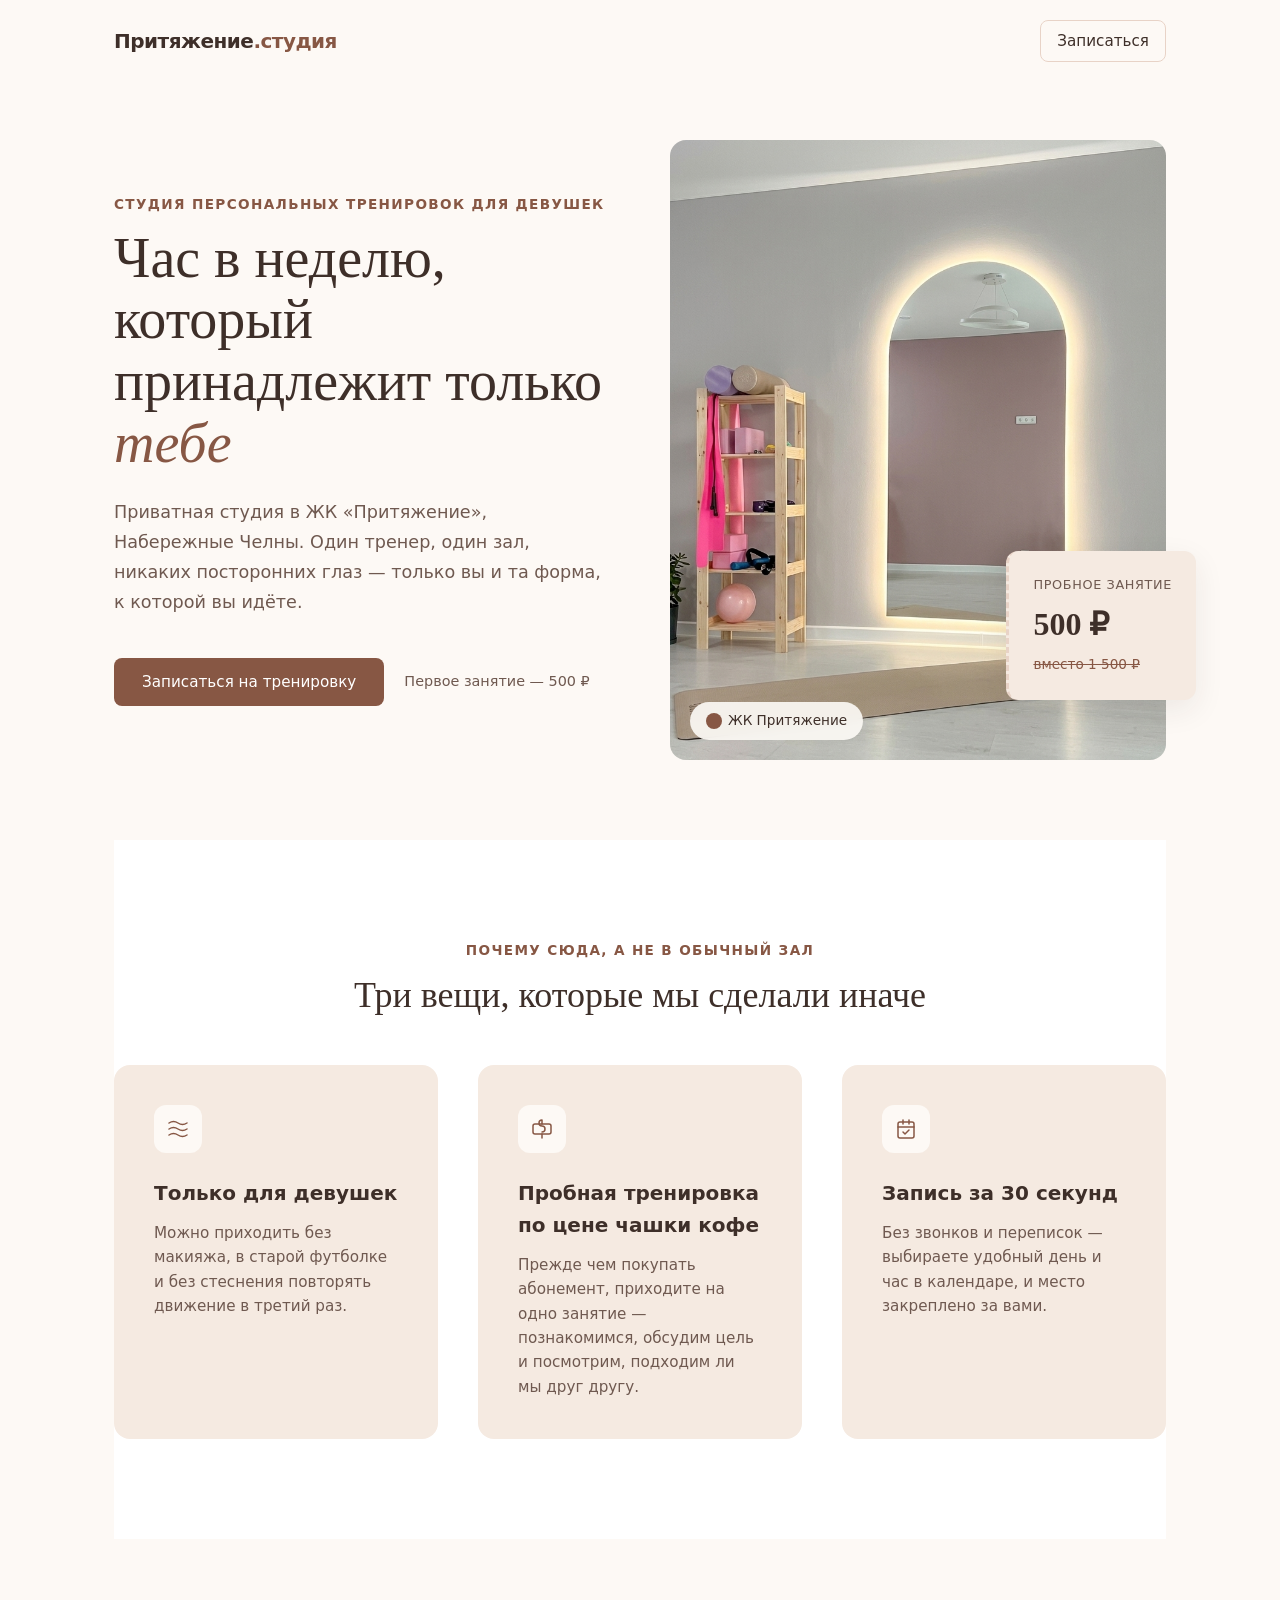
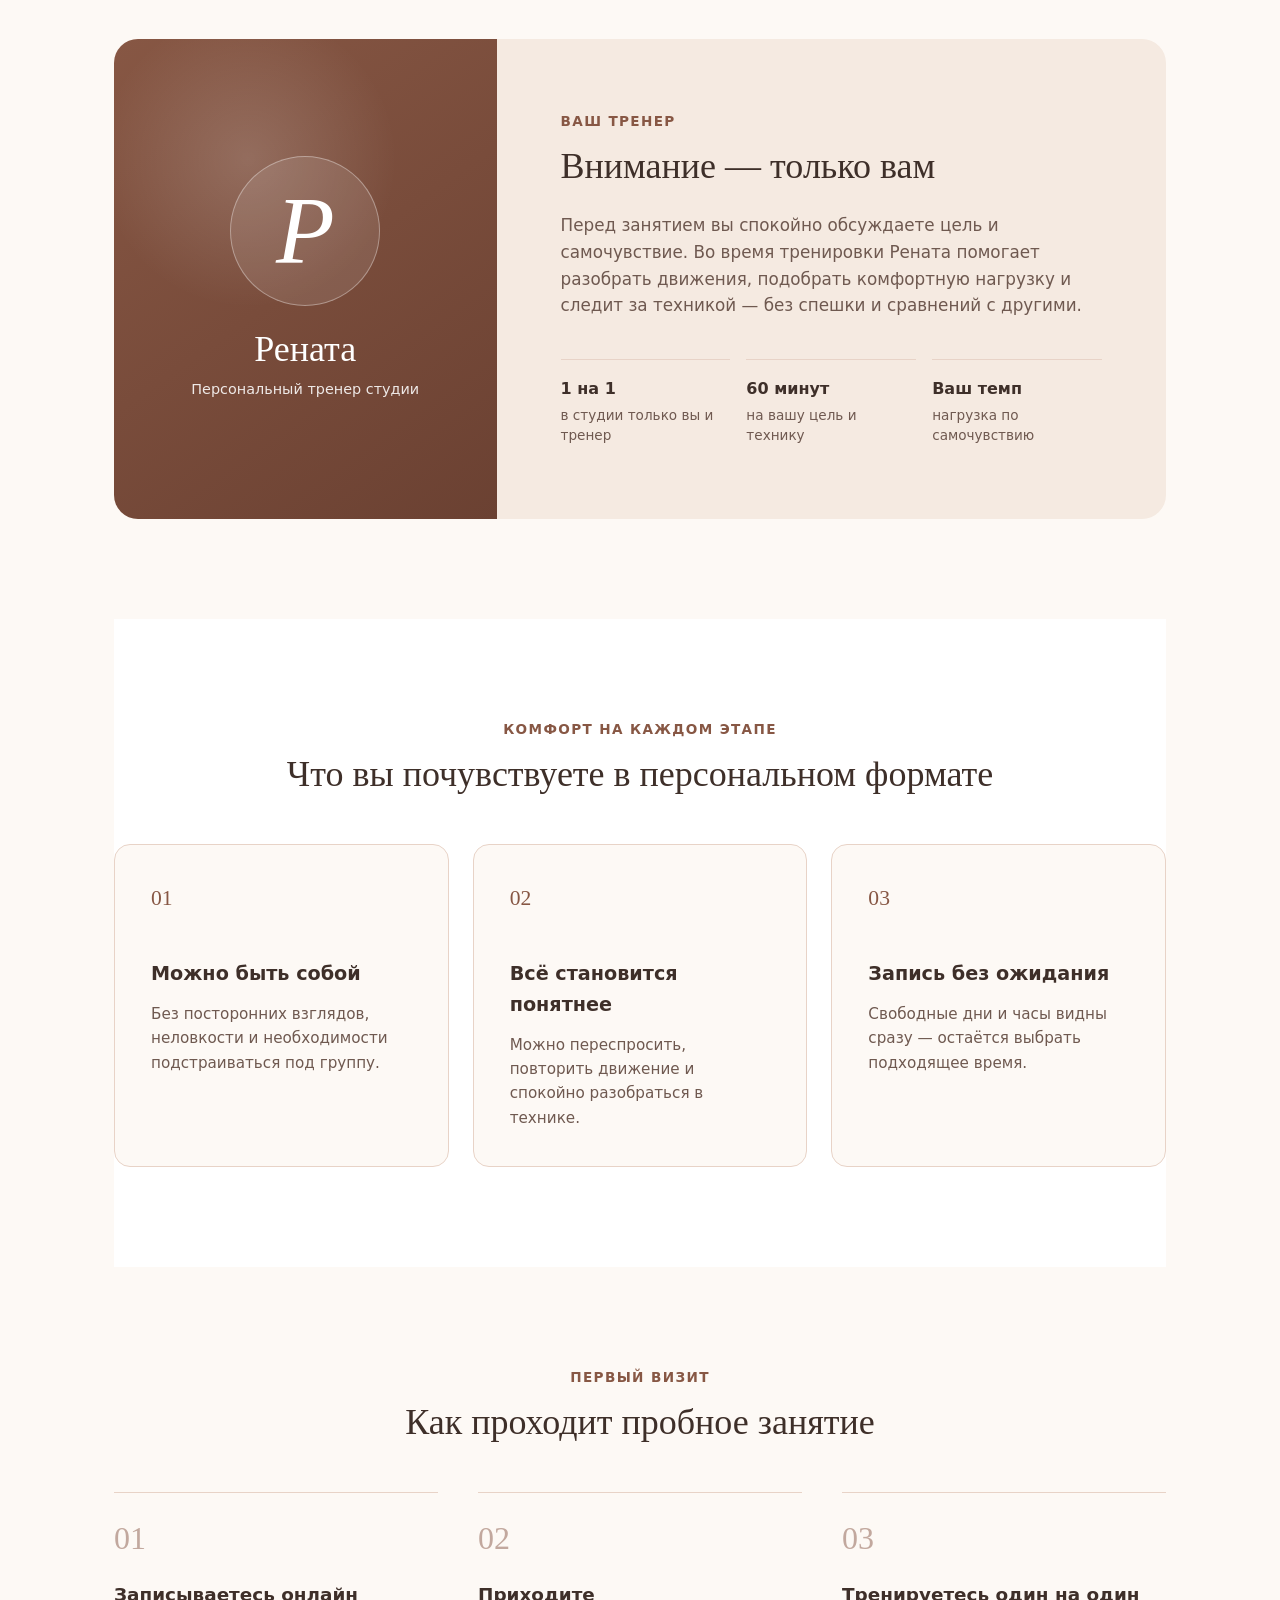
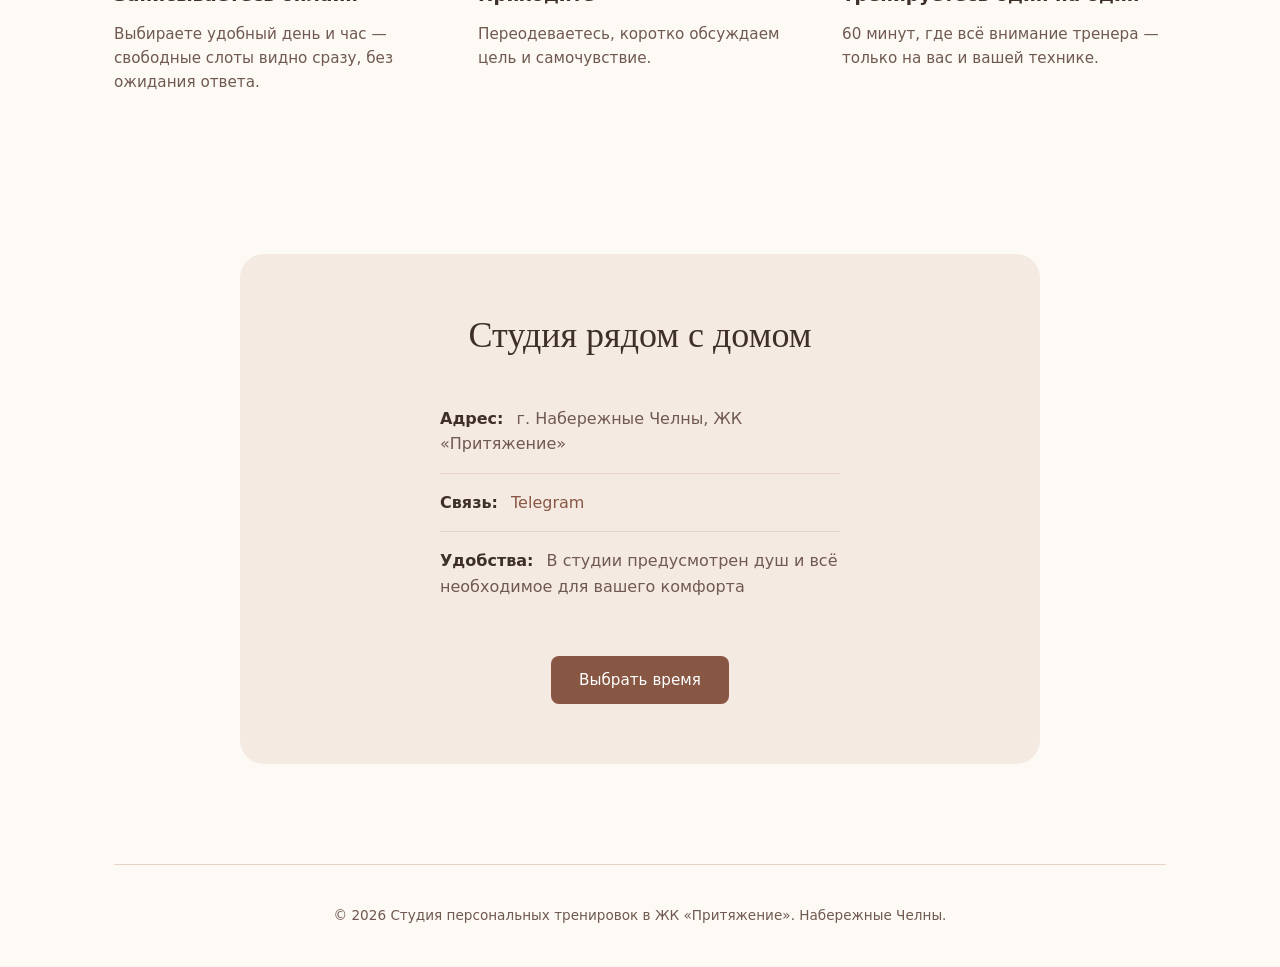
<file: landing_page/index.html>
<!DOCTYPE html>
<html lang="ru">

<head>
    <meta charset="UTF-8">
    <meta name="viewport" content="width=device-width, initial-scale=1.0">
    <title>Персональные тренировки для девушек | ЖК Притяжение, Набережные Челны</title>
    <meta name="description"
        content="Приватная фитнес-студия только для девушек в ЖК «Притяжение», Набережные Челны. Персональные тренировки один на один, без спешки и лишних взглядов.">

    <link rel="stylesheet" href="assets/css/styles.css?v=20260801-1">
</head>

<body>

    <header class="topbar" id="topbar">
        <div class="container topbar-inner">
            <a href="#top" class="wordmark">Притяжение<span>.студия</span></a>
            <a href="/book" class="btn btn-ghost">Записаться</a>
        </div>
    </header>

    <div class="container" id="top">

        <!-- Главный экран -->
        <section class="hero">
            <div class="hero-content">
                <p class="eyebrow">Студия персональных тренировок для девушек</p>
                <h1 class="hero-title">Час в неделю, который принадлежит только <em>тебе</em></h1>
                <p class="hero-subtitle">
                    Приватная студия в ЖК «Притяжение», Набережные Челны. Один тренер, один зал, никаких посторонних
                    глаз — только вы и та форма, к которой вы идёте.
                </p>
                <div class="hero-actions">
                    <a href="/book" class="btn btn-primary">Записаться на тренировку</a>
                    <span class="hero-note">Первое занятие — 500 ₽</span>
                </div>
            </div>

            <div class="hero-visual">
                <figure class="photo-frame">
                    <img src="assets/img/studio.jpg" alt="Интерьер фитнес-студии в ЖК Притяжение"
                        onerror="this.src='https://images.unsplash.com/photo-1571019614242-c5c5dee9f50b?q=80&w=800&auto=format&fit=crop';">
                    <figcaption><i data-icon="pin"></i> ЖК Притяжение</figcaption>
                </figure>
                <div class="ticket-stub">
                    <span class="ticket-label">Пробное занятие</span>
                    <span class="ticket-price">500 ₽</span>
                    <span class="ticket-sub">вместо 1 500 ₽</span>
                </div>
            </div>
        </section>

        <!-- Преимущества -->
        <section class="features">
            <p class="eyebrow eyebrow-center">Почему сюда, а не в обычный зал</p>
            <h2 class="section-title">Три вещи, которые мы сделали иначе</h2>

            <div class="features-grid">
                <div class="feature-card">
                    <div class="feature-icon">
                        <svg viewBox="0 0 24 24" fill="none" stroke="currentColor" stroke-width="1.5"
                            stroke-linecap="round" stroke-linejoin="round">
                            <path d="M3 6c3-2 6-2 9 0s6 2 9 0" />
                            <path d="M3 12c3-2 6-2 9 0s6 2 9 0" />
                            <path d="M3 18c3-2 6-2 9 0s6 2 9 0" />
                        </svg>
                    </div>
                    <h3>Только для девушек</h3>
                    <p>Можно приходить без макияжа, в старой футболке и без стеснения повторять движение в третий раз.
                    </p>
                </div>

                <div class="feature-card">
                    <div class="feature-icon">
                        <svg viewBox="0 0 24 24" fill="none" stroke="currentColor" stroke-width="1.5"
                            stroke-linecap="round" stroke-linejoin="round">
                            <path d="M12 3v4M12 3c-2 0-3 1.5-3 3s1 3 3 3 3 1.5 3 3-1 3-3 3M12 17v4" />
                            <rect x="3" y="7" width="18" height="10" rx="2" />
                        </svg>
                    </div>
                    <h3>Пробная тренировка по цене чашки кофе</h3>
                    <p>Прежде чем покупать абонемент, приходите на одно занятие — познакомимся, обсудим цель и
                        посмотрим, подходим ли мы друг другу.</p>
                </div>

                <div class="feature-card">
                    <div class="feature-icon">
                        <svg viewBox="0 0 24 24" fill="none" stroke="currentColor" stroke-width="1.5"
                            stroke-linecap="round" stroke-linejoin="round">
                            <rect x="4" y="5" width="16" height="16" rx="2" />
                            <path d="M4 10h16M9 3v4M15 3v4" />
                            <path d="M9 15l2 2 4-4" />
                        </svg>
                    </div>
                    <h3>Запись за 30 секунд</h3>
                    <p>Без звонков и переписок — выбираете удобный день и час в календаре, и место закреплено за вами.
                    </p>
                </div>
            </div>
        </section>

        <!-- Тренер -->
        <section class="trainer" aria-labelledby="trainer-title">
            <div class="trainer-card">
                <div class="trainer-identity" aria-label="Персональный тренер Рената">
                    <span class="trainer-initial" aria-hidden="true">Р</span>
                    <p class="trainer-name">Рената</p>
                    <p class="trainer-role">Персональный тренер студии</p>
                </div>

                <div class="trainer-copy">
                    <p class="eyebrow">Ваш тренер</p>
                    <h2 class="section-title" id="trainer-title">Внимание — только вам</h2>
                    <p class="trainer-description">
                        Перед занятием вы спокойно обсуждаете цель и самочувствие. Во время тренировки Рената
                        помогает разобрать движения, подобрать комфортную нагрузку и следит за техникой — без
                        спешки и сравнений с другими.
                    </p>
                    <ul class="trainer-facts" aria-label="Формат тренировки">
                        <li><strong>1 на 1</strong><span>в студии только вы и тренер</span></li>
                        <li><strong>60 минут</strong><span>на вашу цель и технику</span></li>
                        <li><strong>Ваш темп</strong><span>нагрузка по самочувствию</span></li>
                    </ul>
                </div>
            </div>
        </section>

        <!-- Клиентский опыт без выдуманных отзывов -->
        <section class="reviews" aria-labelledby="reviews-title">
            <p class="eyebrow eyebrow-center">Комфорт на каждом этапе</p>
            <h2 class="section-title" id="reviews-title">Что вы почувствуете в персональном формате</h2>
            <div class="reviews-grid">
                <article class="review-card">
                    <span class="review-number" aria-hidden="true">01</span>
                    <h3>Можно быть собой</h3>
                    <p>Без посторонних взглядов, неловкости и необходимости подстраиваться под группу.</p>
                </article>
                <article class="review-card">
                    <span class="review-number" aria-hidden="true">02</span>
                    <h3>Всё становится понятнее</h3>
                    <p>Можно переспросить, повторить движение и спокойно разобраться в технике.</p>
                </article>
                <article class="review-card">
                    <span class="review-number" aria-hidden="true">03</span>
                    <h3>Запись без ожидания</h3>
                    <p>Свободные дни и часы видны сразу — остаётся выбрать подходящее время.</p>
                </article>
            </div>
        </section>

        <!-- Как проходит -->
        <section class="process">
            <p class="eyebrow eyebrow-center">Первый визит</p>
            <h2 class="section-title">Как проходит пробное занятие</h2>

            <div class="process-grid">
                <div class="process-step">
                    <span class="process-num">01</span>
                    <h3>Записываетесь онлайн</h3>
                    <p>Выбираете удобный день и час — свободные слоты видно сразу, без ожидания ответа.</p>
                </div>
                <div class="process-step">
                    <span class="process-num">02</span>
                    <h3>Приходите</h3>
                    <p>Переодеваетесь, коротко обсуждаем цель и самочувствие.</p>
                </div>
                <div class="process-step">
                    <span class="process-num">03</span>
                    <h3>Тренируетесь один на один</h3>
                    <p>60 минут, где всё внимание тренера — только на вас и вашей технике.</p>
                </div>
            </div>
        </section>

        <!-- Контакты / доверие -->
        <section class="trust">
            <div class="trust-card">
                <h2 class="section-title">Студия рядом с домом</h2>
                <ul class="trust-list">
                    <li><strong>Адрес:</strong> г. Набережные Челны, ЖК «Притяжение»</li>
                    <li><strong>Связь:</strong> <a href="https://t.me/Renata_pitanie" target="_blank"
                            style="color: var(--color-primary); text-decoration: none; font-weight: 500;">Telegram</a>
                    </li>
                    <li><strong>Удобства:</strong> В студии предусмотрен душ и всё необходимое для вашего комфорта</li>
                </ul>
                <a href="/book" class="btn btn-primary">Выбрать время</a>
            </div>
        </section>

        <!-- Футер -->
        <footer>
            <p>&copy; 2026 Студия персональных тренировок в ЖК «Притяжение». Набережные Челны.</p>
        </footer>
    </div>

    <a href="/book" class="mobile-booking-bar" aria-label="Записаться на тренировку">
        <span>Записаться</span>
    </a>

    <script>
        // Тень у верхней панели при прокрутке (не трогает ваш существующий main.js)
        const topbar = document.getElementById('topbar');
        window.addEventListener('scroll', () => {
            topbar.classList.toggle('is-scrolled', window.scrollY > 12);
        }, { passive: true });
    </script>
    <script src="assets/js/main.js?v=20260731-1"></script>
</body>

</html>
</file>
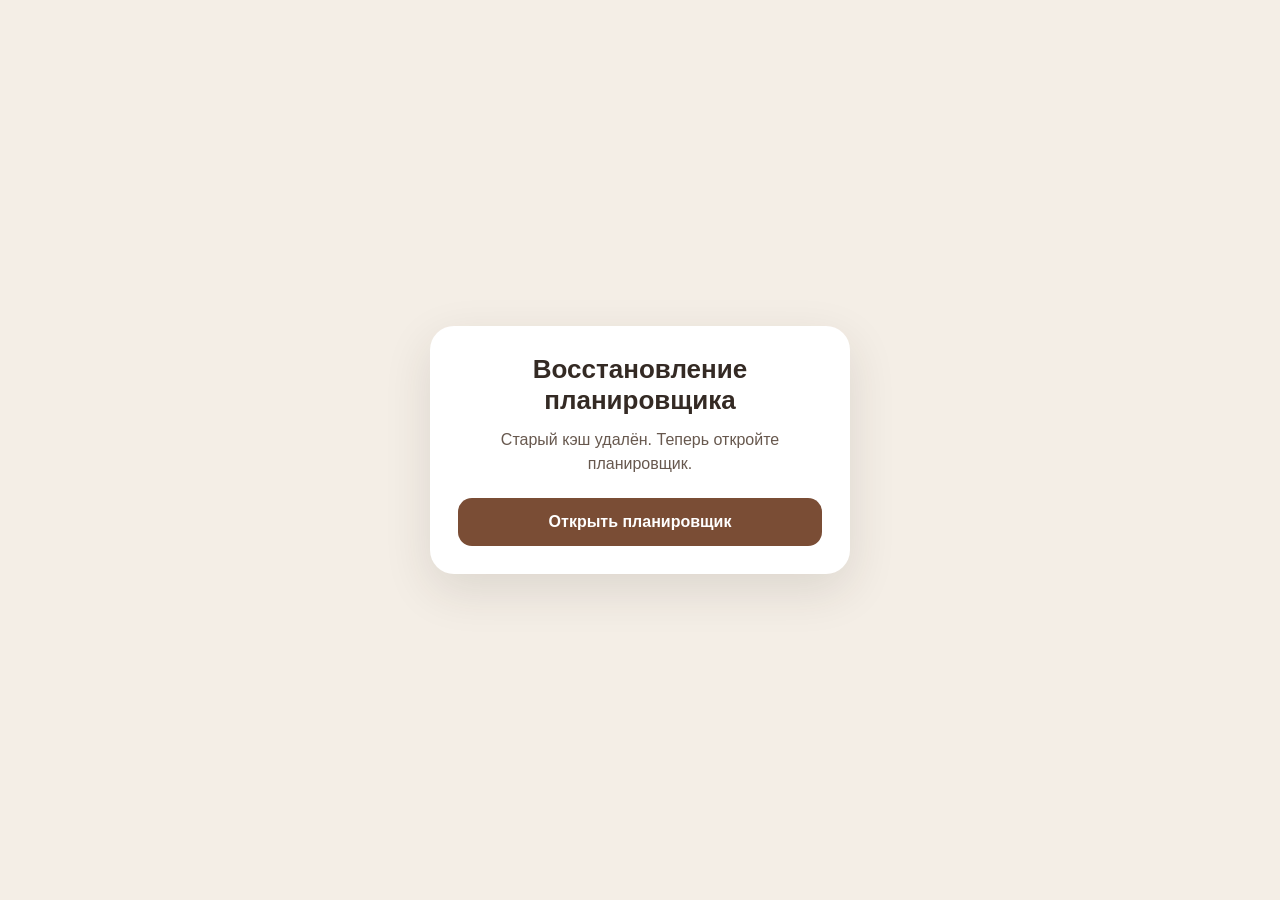
<file: landing_page/reset-clients.html>
<!doctype html>
<html lang="ru">
<head>
    <meta charset="utf-8">
    <meta name="viewport" content="width=device-width, initial-scale=1, viewport-fit=cover">
    <meta name="robots" content="noindex, nofollow">
    <title>Восстановление Fitness Planner</title>
    <style>
        :root { color-scheme: light; font-family: -apple-system, BlinkMacSystemFont, "Segoe UI", sans-serif; }
        * { box-sizing: border-box; }
        body {
            min-height: 100svh;
            margin: 0;
            display: grid;
            place-items: center;
            padding: 24px;
            background: #f4eee6;
            color: #342a24;
        }
        main {
            width: min(100%, 420px);
            padding: 28px;
            border-radius: 24px;
            background: #fff;
            box-shadow: 0 16px 48px rgba(52, 42, 36, .12);
            text-align: center;
        }
        h1 { margin: 0 0 12px; font-size: 26px; }
        p { margin: 0 0 22px; line-height: 1.5; color: #67584e; }
        a {
            display: block;
            width: 100%;
            padding: 15px 18px;
            border-radius: 14px;
            background: #7a4d35;
            color: #fff;
            font-weight: 700;
            text-decoration: none;
        }
        a[hidden] { display: none; }
        .error { color: #a12727; }
    </style>
</head>
<body>
    <main>
        <h1>Восстановление планировщика</h1>
        <p id="status">Удаляю старый кэш Safari…</p>
        <a id="open-planner" href="/clients" hidden>Открыть планировщик</a>
    </main>
    <script>
        (async () => {
            const status = document.getElementById('status');
            const link = document.getElementById('open-planner');

            try {
                if ('serviceWorker' in navigator) {
                    const registrations = await navigator.serviceWorker.getRegistrations();
                    await Promise.all(
                        registrations
                            .filter(registration => registration.scope.includes('/clients/'))
                            .map(registration => registration.unregister())
                    );
                }

                if ('caches' in window) {
                    const cacheNames = await caches.keys();
                    await Promise.all(
                        cacheNames
                            .filter(name => name.startsWith('fitness-planner-'))
                            .map(name => caches.delete(name))
                    );
                }

                status.textContent = 'Старый кэш удалён. Теперь откройте планировщик.';
                link.href = `/planner?fresh=${Date.now()}`;
                link.hidden = false;
            } catch (error) {
                status.textContent = 'Safari не разрешил автоматическую очистку. Закройте вкладку и попробуйте ещё раз.';
                status.classList.add('error');
            }
        })();
    </script>
</body>
</html>
</file>
<file: landing_page/assets/css/styles.css>
:root {
    /* Color Palette: Warm, private, elegant (with brownish tones) */
    --color-bg: #FDF9F5;
    --color-text: #3E2F29;
    --color-text-muted: #6F5950;
    --color-primary: #875744;
    --color-primary-hover: #6B4132;
    --color-accent: #C2A89E;
    --color-surface: #F5EAE1;
    --color-border: #E8D3C7;
    
    /* Typography */
    --font-sans: system-ui, -apple-system, BlinkMacSystemFont, "Segoe UI", sans-serif;
    --font-serif: ui-serif, Georgia, Cambria, "Times New Roman", serif;
}

* {
    margin: 0;
    padding: 0;
    box-sizing: border-box;
}

body {
    font-family: var(--font-sans);
    background-color: var(--color-bg);
    color: var(--color-text);
    line-height: 1.6;
    overflow-x: hidden;
    -webkit-font-smoothing: antialiased;
}

.container {
    max-width: 1100px;
    margin: 0 auto;
    padding: 0 24px;
}

/* Topbar */
.topbar {
    position: fixed;
    top: 0;
    left: 0;
    width: 100%;
    background: transparent;
    transition: background 0.3s ease, box-shadow 0.3s ease;
    z-index: 100;
    padding: 20px 0;
}

.topbar.is-scrolled {
    background: rgba(253, 251, 247, 0.95);
    backdrop-filter: blur(10px);
    box-shadow: 0 4px 20px rgba(45, 39, 39, 0.05);
    padding: 12px 0;
}

.topbar-inner {
    display: flex;
    justify-content: space-between;
    align-items: center;
}

.wordmark {
    font-size: 1.25rem;
    font-weight: 700;
    color: var(--color-text);
    text-decoration: none;
    letter-spacing: -0.5px;
}
.wordmark span {
    color: var(--color-primary);
}

/* Buttons */
.btn {
    display: inline-flex;
    align-items: center;
    justify-content: center;
    padding: 12px 28px;
    font-size: 0.95rem;
    font-weight: 500;
    border-radius: 8px;
    text-decoration: none;
    transition: all 0.2s ease;
    cursor: pointer;
    border: none;
}

.btn-primary {
    background: var(--color-primary);
    color: white;
}
.btn-primary:hover {
    background: var(--color-primary-hover);
    transform: translateY(-2px);
    box-shadow: 0 6px 15px rgba(139, 101, 98, 0.2);
}

.btn-ghost {
    background: transparent;
    color: var(--color-text);
    padding: 8px 16px;
    font-weight: 500;
    border: 1.5px solid var(--color-border);
    border-radius: 8px;
}
.btn-ghost:hover {
    border-color: var(--color-primary);
    background: var(--color-surface);
}

/* Typography utilities */
.eyebrow {
    font-size: 0.85rem;
    text-transform: uppercase;
    letter-spacing: 0.1em;
    color: var(--color-primary);
    font-weight: 600;
    margin-bottom: 12px;
}
.eyebrow-center {
    text-align: center;
}

.section-title {
    font-size: 2.25rem;
    font-family: var(--font-serif);
    font-weight: 500;
    color: var(--color-text);
    margin-bottom: 48px;
    line-height: 1.2;
    text-align: center;
}

/* Hero Section */
.hero {
    min-height: 90vh;
    display: grid;
    grid-template-columns: 1fr 1fr;
    gap: 60px;
    align-items: center;
    padding: 140px 0 80px;
}

.hero-content {
    max-width: 500px;
}

.hero-title {
    font-size: 3.5rem;
    font-weight: 500;
    font-family: var(--font-serif);
    color: var(--color-text);
    line-height: 1.1;
    margin-bottom: 24px;
}
.hero-title em {
    font-style: italic;
    color: var(--color-primary);
}

.hero-subtitle {
    font-size: 1.1rem;
    color: var(--color-text-muted);
    margin-bottom: 40px;
    line-height: 1.7;
}

.hero-actions {
    display: flex;
    align-items: center;
    gap: 20px;
}
.hero-note {
    font-size: 0.9rem;
    color: var(--color-text-muted);
}

.hero-visual {
    position: relative;
}

.photo-frame {
    position: relative;
    border-radius: 16px;
    overflow: hidden;
    margin: 0;
}
.photo-frame img {
    width: 100%;
    height: auto;
    display: block;
    object-fit: cover;
    aspect-ratio: 4/5;
}
.photo-frame figcaption {
    position: absolute;
    bottom: 20px;
    left: 20px;
    background: rgba(253, 251, 247, 0.9);
    backdrop-filter: blur(4px);
    padding: 8px 16px;
    border-radius: 20px;
    font-size: 0.85rem;
    font-weight: 500;
    display: flex;
    align-items: center;
    gap: 6px;
}
.photo-frame figcaption i {
    width: 16px;
    height: 16px;
    background: var(--color-primary);
    border-radius: 50%;
    display: inline-block;
}

.ticket-stub {
    position: absolute;
    right: -30px;
    bottom: 60px;
    background: var(--color-surface);
    padding: 24px;
    border-radius: 12px;
    box-shadow: 0 10px 30px rgba(45, 39, 39, 0.08);
    border-left: 3px dashed var(--color-border);
    display: flex;
    flex-direction: column;
    gap: 4px;
}
.ticket-label {
    font-size: 0.8rem;
    text-transform: uppercase;
    letter-spacing: 0.05em;
    color: var(--color-text-muted);
}
.ticket-price {
    font-family: var(--font-serif);
    font-size: 2rem;
    font-weight: 600;
    color: var(--color-text);
}
.ticket-sub {
    font-size: 0.85rem;
    color: var(--color-primary);
    text-decoration: line-through;
}

/* Features */
.features {
    padding: 100px 0;
    background: white;
}

.features-grid {
    display: grid;
    grid-template-columns: repeat(3, 1fr);
    gap: 40px;
}

.feature-card {
    background: var(--color-surface);
    padding: 40px;
    border-radius: 16px;
    transition: transform 0.3s ease;
}
.feature-card:hover {
    transform: translateY(-5px);
}

.feature-icon {
    width: 48px;
    height: 48px;
    background: var(--color-bg);
    border-radius: 12px;
    display: flex;
    align-items: center;
    justify-content: center;
    margin-bottom: 24px;
    color: var(--color-primary);
}
.feature-icon svg {
    width: 24px;
    height: 24px;
}

.feature-card h3 {
    font-size: 1.25rem;
    margin-bottom: 12px;
    font-weight: 600;
}
.feature-card p {
    color: var(--color-text-muted);
    font-size: 0.95rem;
}

/* Trainer */
.trainer {
    padding: 100px 0;
}

.trainer-card {
    display: grid;
    grid-template-columns: minmax(280px, 0.8fr) minmax(0, 1.4fr);
    overflow: hidden;
    background: var(--color-surface);
    border-radius: 24px;
}

.trainer-identity {
    min-height: 480px;
    display: flex;
    flex-direction: column;
    align-items: center;
    justify-content: center;
    padding: 48px 32px;
    color: white;
    text-align: center;
    background:
        radial-gradient(circle at 35% 25%, rgba(255, 255, 255, 0.16), transparent 34%),
        linear-gradient(145deg, var(--color-primary), var(--color-primary-hover));
}

.trainer-initial {
    display: flex;
    width: 150px;
    height: 150px;
    align-items: center;
    justify-content: center;
    margin-bottom: 24px;
    border: 1px solid rgba(255, 255, 255, 0.35);
    border-radius: 50%;
    font-family: var(--font-serif);
    font-size: 6rem;
    font-style: italic;
    line-height: 1;
    background: rgba(255, 255, 255, 0.1);
}

.trainer-name {
    font-family: var(--font-serif);
    font-size: 2.25rem;
    line-height: 1.1;
}

.trainer-role {
    margin-top: 8px;
    color: rgba(255, 255, 255, 0.88);
    font-size: 0.9rem;
}

.trainer-copy {
    padding: 72px 64px;
}

.trainer-copy .section-title {
    margin-bottom: 24px;
    text-align: left;
}

.trainer-description {
    max-width: 610px;
    color: var(--color-text-muted);
    font-size: 1.05rem;
}

.trainer-facts {
    display: grid;
    grid-template-columns: repeat(3, 1fr);
    gap: 16px;
    margin-top: 40px;
    list-style: none;
}

.trainer-facts li {
    padding-top: 16px;
    border-top: 1px solid var(--color-border);
}

.trainer-facts strong,
.trainer-facts span {
    display: block;
}

.trainer-facts strong {
    margin-bottom: 4px;
    color: var(--color-text);
}

.trainer-facts span {
    color: var(--color-text-muted);
    font-size: 0.85rem;
    line-height: 1.45;
}

/* Client experience */
.reviews {
    padding: 100px 0;
    background: white;
}

.reviews-grid {
    display: grid;
    grid-template-columns: repeat(3, 1fr);
    gap: 24px;
}

.review-card {
    min-height: 280px;
    padding: 36px;
    border: 1px solid var(--color-border);
    border-radius: 16px;
    background: var(--color-bg);
}

.review-number {
    display: block;
    margin-bottom: 44px;
    color: var(--color-primary);
    font-family: var(--font-serif);
    font-size: 1.35rem;
}

.review-card h3 {
    margin-bottom: 12px;
    font-size: 1.2rem;
}

.review-card p {
    color: var(--color-text-muted);
    font-size: 0.95rem;
}

/* Process */
.process {
    padding: 100px 0;
}

.process-grid {
    display: grid;
    grid-template-columns: repeat(3, 1fr);
    gap: 40px;
    position: relative;
}

.process-step {
    padding-top: 20px;
    border-top: 1px solid var(--color-border);
}

.process-num {
    display: block;
    font-family: var(--font-serif);
    font-size: 2rem;
    color: var(--color-accent);
    margin-bottom: 16px;
}

.process-step h3 {
    font-size: 1.15rem;
    margin-bottom: 12px;
}

.process-step p {
    color: var(--color-text-muted);
    font-size: 0.95rem;
}

/* Trust / Contacts */
.trust {
    padding: 60px 0 100px;
}

.trust-card {
    background: var(--color-surface);
    border-radius: 24px;
    padding: 60px;
    text-align: center;
    max-width: 800px;
    margin: 0 auto;
}

.trust-card .section-title {
    margin-bottom: 32px;
}

.trust-list {
    list-style: none;
    margin: 0 auto 40px;
    max-width: 400px;
    text-align: left;
}
.trust-list li {
    padding: 16px 0;
    border-bottom: 1px solid var(--color-border);
    color: var(--color-text-muted);
}
.trust-list li:last-child {
    border-bottom: none;
}
.trust-list strong {
    color: var(--color-text);
    margin-right: 8px;
}
.placeholder {
    color: var(--color-primary);
    font-style: italic;
    opacity: 0.7;
}

/* Footer */
footer {
    text-align: center;
    padding: 40px 0;
    border-top: 1px solid var(--color-border);
    color: var(--color-text-muted);
    font-size: 0.85rem;
}

.mobile-booking-bar {
    display: none;
}

/* Responsive */
@media (max-width: 900px) {
    .hero {
        grid-template-columns: 1fr;
        padding-top: 100px;
        text-align: center;
        gap: 40px;
    }
    .hero-content {
        margin: 0 auto;
    }
    .hero-actions {
        justify-content: center;
    }
    .ticket-stub {
        right: 10px;
        bottom: -20px;
    }
    .features-grid, .reviews-grid, .process-grid {
        grid-template-columns: 1fr;
        gap: 30px;
    }
    .trainer-card {
        grid-template-columns: 1fr;
    }
    .trainer-identity {
        min-height: 340px;
    }
    .trainer-copy {
        padding: 48px 32px;
    }
    .trainer-facts {
        grid-template-columns: 1fr;
    }
    .trust-card {
        padding: 40px 20px;
    }
}

@media (max-width: 600px) {
    body {
        padding-bottom: calc(78px + env(safe-area-inset-bottom));
    }
    .container {
        padding: 0 20px;
    }
    .topbar {
        padding: 14px 0;
    }
    .wordmark {
        font-size: 1.05rem;
    }
    .topbar .btn {
        padding: 8px 14px;
        font-size: 0.9rem;
    }
    .hero {
        min-height: auto;
        padding: 108px 0 72px;
    }
    .hero-title {
        font-size: 3rem;
    }
    .hero-subtitle {
        margin-bottom: 30px;
        font-size: 1rem;
    }
    .hero-actions {
        gap: 14px;
    }
    .hero-actions .btn {
        padding: 12px 18px;
    }
    .features,
    .trainer,
    .reviews,
    .process {
        padding: 72px 0;
    }
    .section-title {
        margin-bottom: 36px;
        font-size: 2rem;
    }
    .feature-card,
    .review-card {
        padding: 30px;
    }
    .review-card {
        min-height: 240px;
    }
    .review-number {
        margin-bottom: 30px;
    }
    .trainer-identity {
        min-height: 300px;
    }
    .trainer-initial {
        width: 124px;
        height: 124px;
        font-size: 5rem;
    }
    .trainer-copy {
        padding: 40px 24px;
    }
    .trust {
        padding: 40px 0 72px;
    }
    .mobile-booking-bar {
        position: fixed;
        right: 14px;
        bottom: calc(12px + env(safe-area-inset-bottom));
        left: 14px;
        z-index: 200;
        display: flex;
        align-items: center;
        justify-content: center;
        min-height: 56px;
        padding: 12px 20px;
        border-radius: 14px;
        color: white;
        text-decoration: none;
        background: var(--color-primary-hover);
        box-shadow: 0 12px 30px rgba(62, 47, 41, 0.24);
    }
    .mobile-booking-bar span {
        font-weight: 600;
    }
}

@media (prefers-reduced-motion: reduce) {
    *,
    *::before,
    *::after {
        scroll-behavior: auto !important;
        animation-duration: 0.01ms !important;
        animation-iteration-count: 1 !important;
        transition-duration: 0.01ms !important;
    }

    .feature-card {
        opacity: 1 !important;
        transform: none !important;
    }
}
</file>
